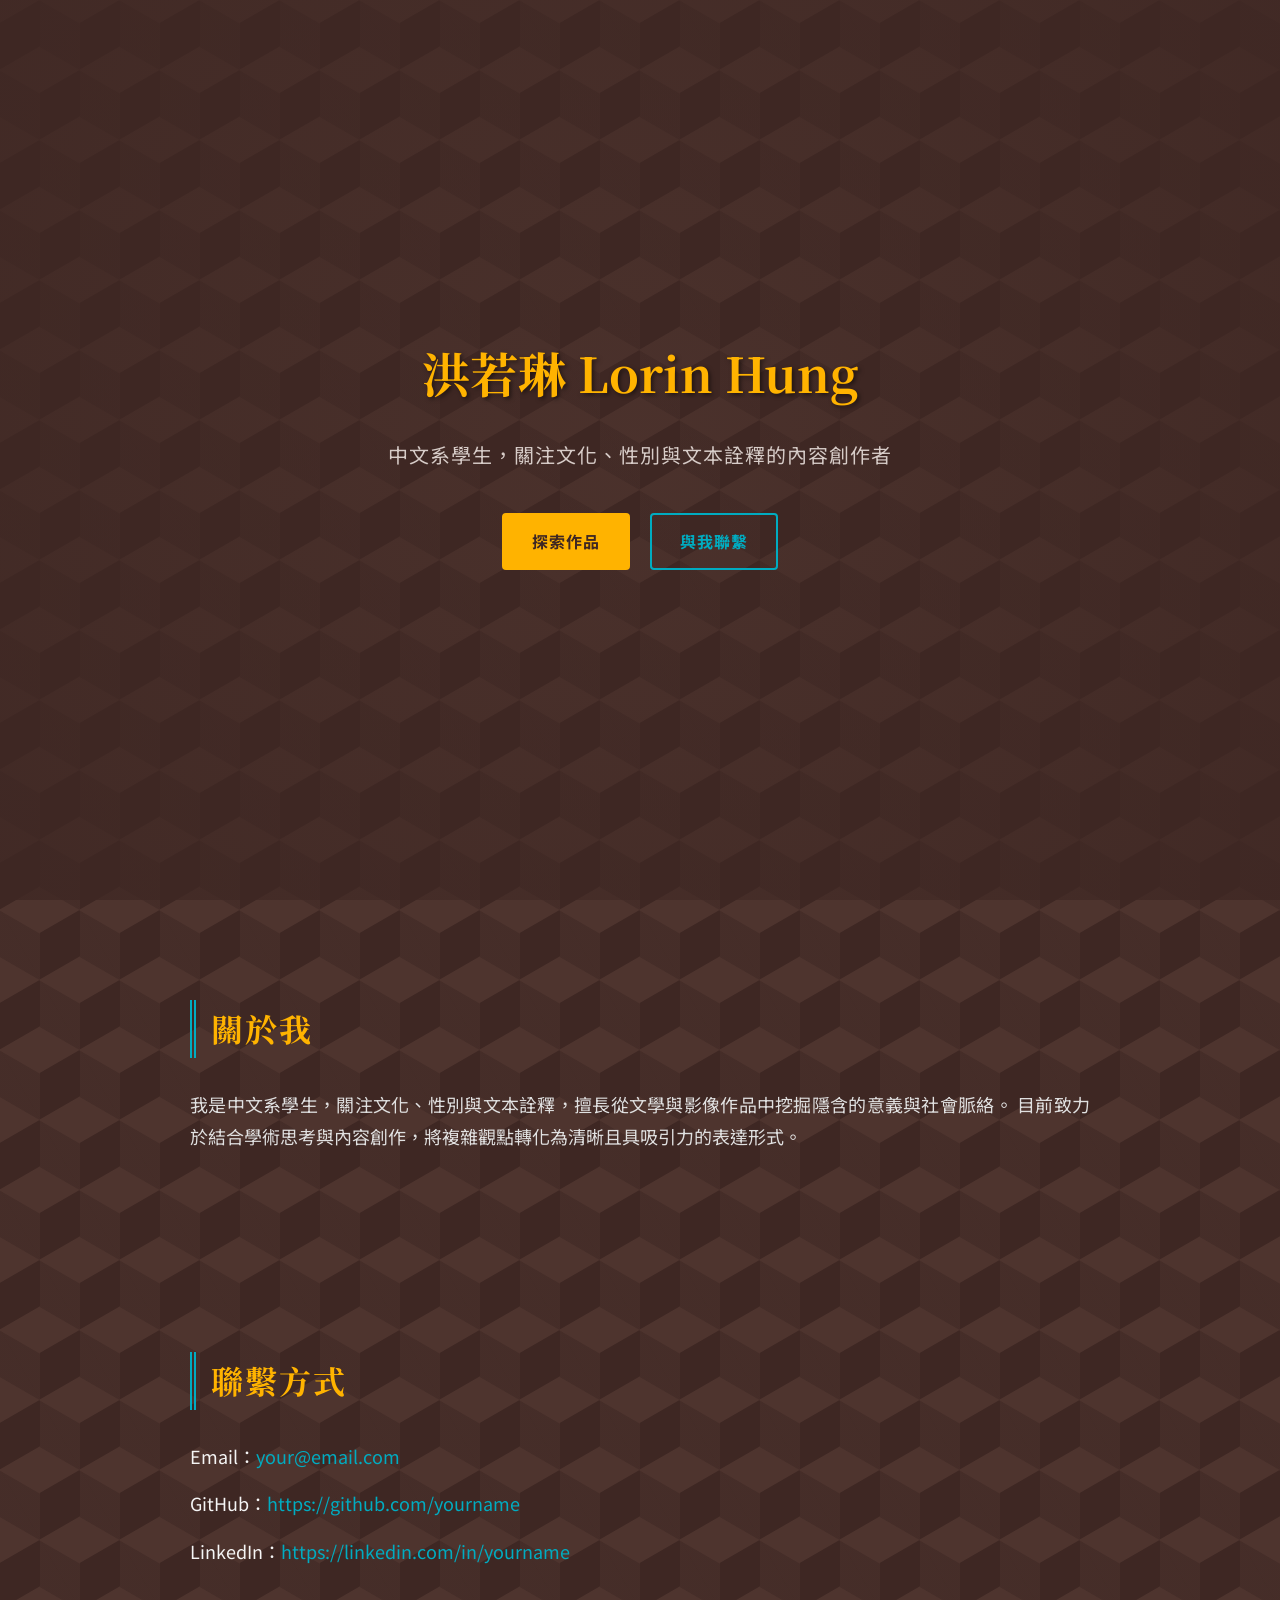
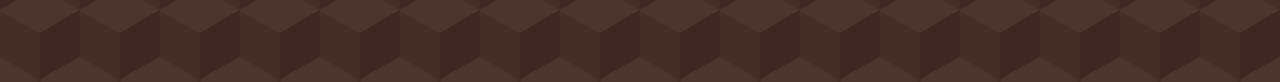
<file: index.html>
<!DOCTYPE html>
<html lang="zh-Hant">
<head>
  <meta charset="UTF-8">
  <meta name="viewport" content="width=device-width, initial-scale=1.0">
  <title>Lorin Hung | Personal Website</title>
  <link rel="preconnect" href="https://fonts.googleapis.com">
  <link rel="preconnect" href="https://fonts.gstatic.com" crossorigin>
  <link href="https://fonts.googleapis.com/css2?family=Noto+Sans+TC:wght@400;700&family=Noto+Serif+TC:wght@700&display=swap" rel="stylesheet">
  <link rel="stylesheet" href="styles.css">
</head>
<body class="silk-road-theme"> <section class="hero">
    <div class="container">
      <h1 class="hero-name">洪若琳 Lorin Hung</h1>
      <p class="hero-tagline">
        中文系學生，關注文化、性別與文本詮釋的內容創作者
      </p>

      <div class="hero-buttons">
        <a href="#about" class="btn primary-btn">探索作品</a> <a href="#contact" class="btn secondary-btn">與我聯繫</a>
      </div>
    </div>
  </section>

  <section id="about" class="about">
    <div class="container">
      <h2 class="section-title">關於我</h2>
      <p class="about-text">
        我是中文系學生，關注文化、性別與文本詮釋，擅長從文學與影像作品中挖掘隱含的意義與社會脈絡。
        目前致力於結合學術思考與內容創作，將複雜觀點轉化為清晰且具吸引力的表達形式。
      </p>
    </div>
  </section>

  <section id="contact" class="contact">
    <div class="container">
      <h2 class="section-title">聯繫方式</h2>

      <div class="contact-list">
        <p>Email：<a href="mailto:your@email.com">your@email.com</a></p>
        <p>GitHub：<a href="#">https://github.com/yourname</a></p>
        <p>LinkedIn：<a href="#">https://linkedin.com/in/yourname</a></p>
      </div>
    </div>
  </section>

  <script src="script.js"></script>
</body>
</html>
</file>
<file: styles.css>
/* Reset */
* {
  margin: 0;
  padding: 0;
  box-sizing: border-box;
}

/* Base */
body.silk-road-theme {
  font-family: "Noto Sans TC", sans-serif;
  /* 西域風情色調：深棕色背景 */
  background-color: #3e2723;
  /* 淺米色文字，減少死白 */
  color: #f5f5f5;
  line-height: 1.8; /* 稍微增加行高，更顯從容 */

  /* 新增：淡淡的幾何紋理背景 (使用 CSS 漸層模擬) */
  background-image: 
    linear-gradient(30deg, #4e342e 12%, transparent 12.5%, transparent 87%, #4e342e 87.5%, #4e342e),
    linear-gradient(150deg, #4e342e 12%, transparent 12.5%, transparent 87%, #4e342e 87.5%, #4e342e),
    linear-gradient(30deg, #4e342e 12%, transparent 12.5%, transparent 87%, #4e342e 87.5%, #4e342e),
    linear-gradient(150deg, #4e342e 12%, transparent 12.5%, transparent 87%, #4e342e 87.5%, #4e342e),
    linear-gradient(60deg, #4e342e77 25%, transparent 25.5%, transparent 75%, #4e342e77 75.5%, #4e342e77),
    linear-gradient(60deg, #4e342e77 25%, transparent 25.5%, transparent 75%, #4e342e77 75.5%, #4e342e77);
  background-size: 80px 140px;
  background-position: 0 0, 0 0, 40px 70px, 40px 70px, 0 0, 40px 70px;
}

.container {
  width: 90%;
  max-width: 900px;
  margin: 0 auto;
}

/* Section */
section {
  padding: 100px 0; /* 增加上下間距 */
}

/* Titles */
.section-title {
  font-family: "Noto Serif TC", serif; /* 標題使用襯線體 */
  font-size: 32px;
  margin-bottom: 30px;
  /* 西域風情裝飾：土耳其藍雙實線 */
  border-left: 6px double #00acc1;
  padding-left: 15px;
  color: #ffb300; /* 標題使用琥珀色 */
  letter-spacing: 2px;
}

/* Hero */
.hero {
  display: flex;
  align-items: center;
  min-height: 100vh;
  text-align: center;
  /* 在 Hero 加上一層淡淡的疊加色，增加氛圍 */
  background: radial-gradient(circle, rgba(62,39,35,0.2) 0%, rgba(62,39,35,0.8) 100%);
}

.hero-name {
  font-family: "Noto Serif TC", serif; /* 名字使用襯線體 */
  font-size: 48px;
  margin-bottom: 20px;
  color: #ffb300; /* 名字使用琥珀色 */
  text-shadow: 2px 2px 4px rgba(0,0,0,0.5); /* 加上陰影 */
}

.hero-tagline {
  font-size: 20px;
  color: #d7ccc8; /* 次要文字顏色 */
  margin-bottom: 40px;
  letter-spacing: 1px;
}

/* Buttons */
.hero-buttons {
  display: flex;
  justify-content: center;
  gap: 20px;
}

.btn {
  padding: 12px 28px;
  text-decoration: none;
  border-radius: 4px; /* 稍微減少圓角，顯得粗獷一點 */
  font-size: 16px;
  transition: all 0.3s ease;
  font-weight: bold;
  letter-spacing: 1px;
}

.primary-btn {
  /* 西域風情：琥珀色背景與深色邊框 */
  background-color: #ffb300;
  color: #3e2723;
  border: 2px solid #ffb300;
}

.primary-btn:hover {
  background-color: #ffa000;
  box-shadow: 0 0 10px rgba(255, 179, 0, 0.7); /* Hover 時加上金色光暈 */
}

.secondary-btn {
  /* 西域風情：土耳其藍邊框 */
  border: 2px solid #00acc1;
  color: #00acc1;
  background-color: transparent;
}

.secondary-btn:hover {
  background-color: #00acc1;
  color: #3e2723;
  box-shadow: 0 0 10px rgba(0, 172, 193, 0.7); /* Hover 時加上藍色光暈 */
}

/* About */
.about-text {
  font-size: 18px;
  color: #e0e0e0;
  text-align: justify; /* 文字對齊 */
}

/* Contact */
.contact-list p {
  margin-bottom: 15px;
  font-size: 18px;
}

.contact a {
  /* 西域風情：土耳其藍連結 */
  color: #00acc1;
  text-decoration: none;
  transition: color 0.3s;
}

.contact a:hover {
  color: #4dd0e1;
  text-decoration: underline;
}

/* Responsive */
@media (max-width: 768px) {
  .hero-name {
    font-size: 36px;
  }

  .hero-tagline {
    font-size: 18px;
  }

  .section-title {
    font-size: 28px;
  }
  
  .btn {
    padding: 10px 20px;
    font-size: 14px;
  }
}
</file>
